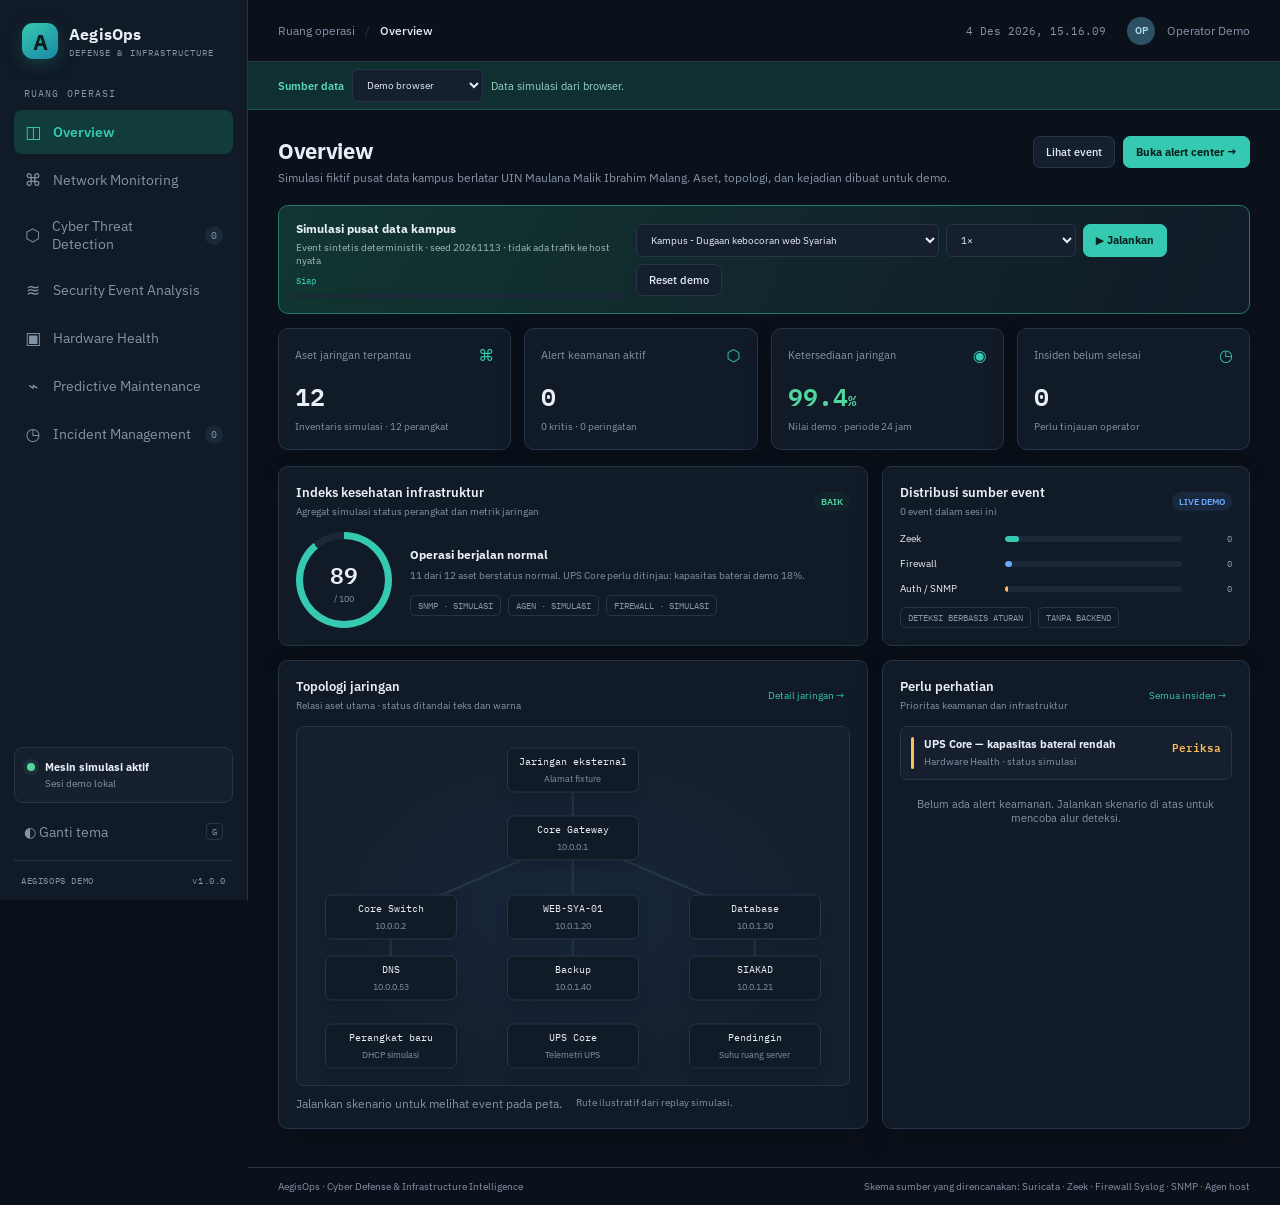
<file: dashboard/index.html>
<!doctype html>
<html lang="id">
<head>
  <meta charset="utf-8">
  <meta name="viewport" content="width=device-width, initial-scale=1">
  <meta name="theme-color" content="#0b111b">
  <meta name="description" content="Dashboard simulasi pertahanan siber dan kesehatan infrastruktur AegisOps.">
  <title>AegisOps — Cyber Defense Dashboard</title>
  <link rel="preconnect" href="https://fonts.googleapis.com">
  <link rel="preconnect" href="https://fonts.gstatic.com" crossorigin>
  <link href="https://fonts.googleapis.com/css2?family=IBM+Plex+Mono:wght@400;500;600&family=IBM+Plex+Sans:wght@400;500;600;700&display=swap" rel="stylesheet">
  <link rel="stylesheet" href="styles.css">
</head>
<body>
  <div class="app-shell">
    <aside class="sidebar" id="sidebar">
      <a class="brand" href="#overview" aria-label="AegisOps beranda">
        <span class="brand-mark" aria-hidden="true">A</span><span><strong>AegisOps</strong><small>DEFENSE & INFRASTRUCTURE</small></span>
      </a>
      <div class="workspace-label">RUANG OPERASI</div>
      <nav class="nav-list" aria-label="Navigasi utama">
        <button class="nav-item active" data-view="overview"><span class="nav-icon">◫</span>Overview</button>
        <button class="nav-item" data-view="network"><span class="nav-icon">⌘</span>Network Monitoring</button>
        <button class="nav-item" data-view="threats"><span class="nav-icon">⬡</span>Cyber Threat Detection<span class="nav-count" id="nav-alert-count">0</span></button>
        <button class="nav-item" data-view="events"><span class="nav-icon">≋</span>Security Event Analysis</button>
        <button class="nav-item" data-view="hardware"><span class="nav-icon">▣</span>Hardware Health</button>
        <button class="nav-item" data-view="predictive"><span class="nav-icon">⌁</span>Predictive Maintenance</button>
        <button class="nav-item" data-view="incidents"><span class="nav-icon">◷</span>Incident Management<span class="nav-count" id="nav-incident-count">0</span></button>
      </nav>
      <div class="sidebar-bottom">
        <div class="system-card"><span class="live-dot"></span><div><strong>Mesin simulasi aktif</strong><small>Semua sistem demo berjalan</small></div></div>
        <button class="theme-toggle" id="theme-toggle"><span>◐</span> Ganti tema <kbd>G</kbd></button>
        <div class="sidebar-footer">AEGISOPS DEMO <span>v1.0.0</span></div>
      </div>
    </aside>
    <main class="main-area">
      <header class="topbar">
        <button class="mobile-menu" id="mobile-menu" aria-label="Buka navigasi">☰</button>
        <div class="breadcrumb"><span>Ruang operasi</span><b>/</b><strong id="page-title">Overview</strong></div>
        <div class="topbar-right"><span class="clock" id="clock"></span><span class="avatar">OP</span><span class="operator-name">Operator Demo</span></div>
      </header>
      <div class="simulation-banner"><label for="data-mode"><strong>Sumber data</strong></label>
        <select id="data-mode" class="field">
          <option value="demo">Demo browser</option>
          <option value="simulation">Simulasi tersimpan</option>
          <option value="observed">Observasi lab</option>
        </select>
        <span id="data-mode-note" aria-live="polite">Data simulasi dari browser.</span>
      </div>
      <div id="app" class="page-content" tabindex="-1"></div>
      <footer class="page-footer"><span>AegisOps · Cyber Defense & Infrastructure Intelligence</span><span>Skema sumber yang direncanakan: Suricata · Zeek · Firewall Syslog · SNMP · Agen host</span></footer>
    </main>
  </div>
  <div id="modal-root"></div>
  <div id="toast-root" class="toast-root" aria-live="polite"></div>
  <script type="module" src="src/main.js"></script>
</body>
</html>
</file>
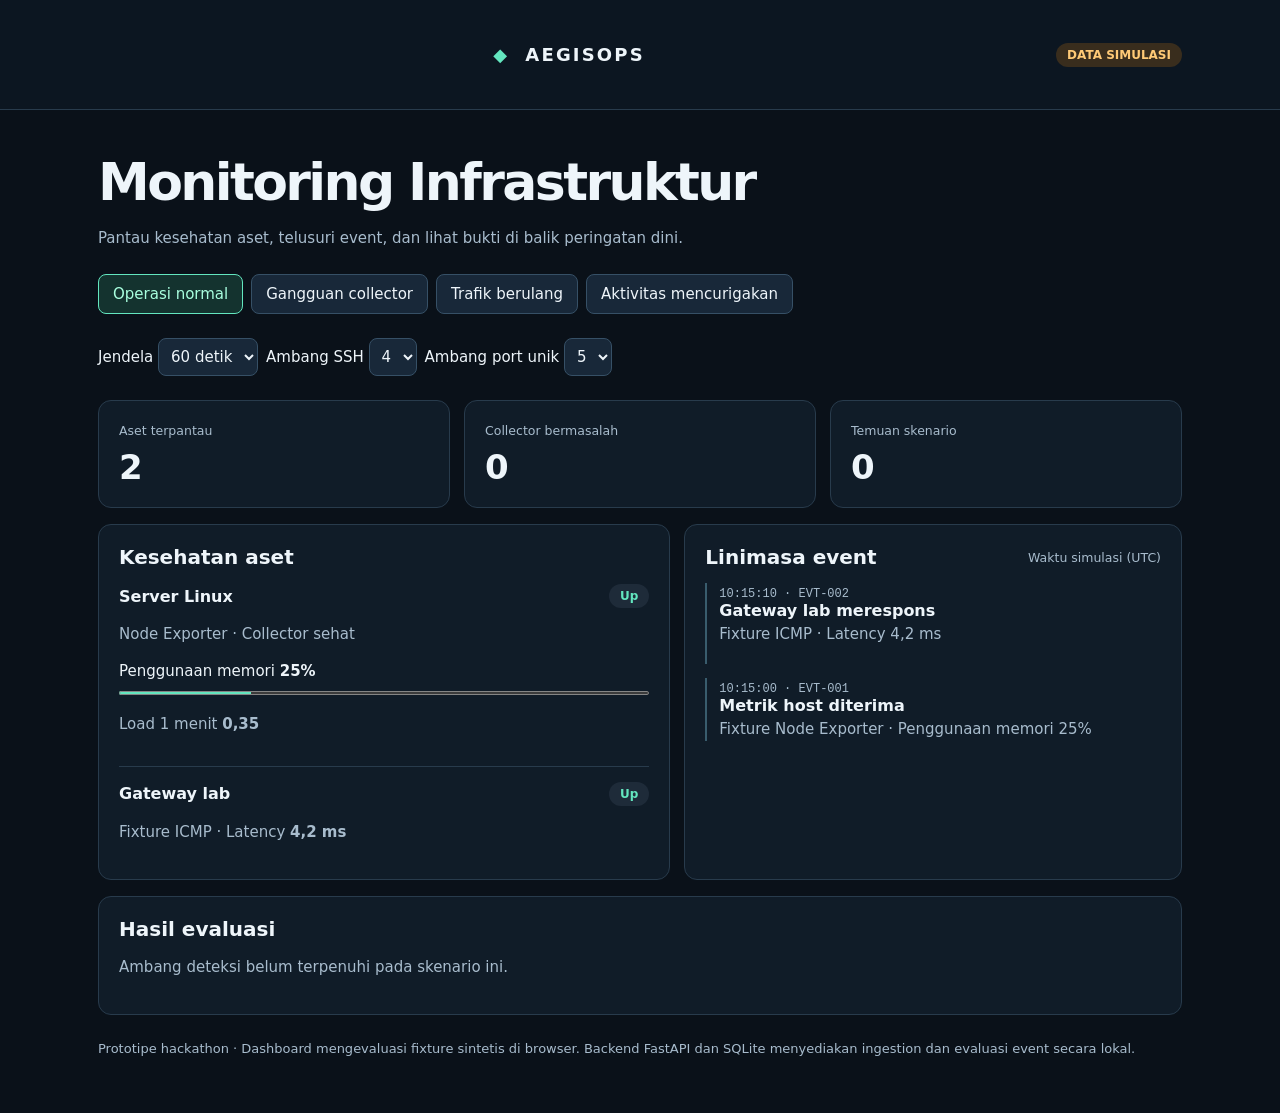
<file: prototype/dist/index.html>
<!doctype html>
<html lang="id">
<head>
<meta charset="utf-8">
<meta name="viewport" content="width=device-width,initial-scale=1">
<title>AEGISOPS · Prototipe Hackathon</title>
<style>
:root{color-scheme:dark;--bg:#0a1119;--panel:#101c28;--line:#283b4c;--text:#eef5fa;--sub:#a8bccd;--green:#63e6bf;--amber:#ffca76}
*{box-sizing:border-box}body{margin:0;background:var(--bg);color:var(--text);font:15px 'Inter',system-ui,sans-serif}header{border-bottom:1px solid var(--line);background:#0c1621}header div,main{max-width:1180px;margin:auto;padding:22px clamp(18px,4vw,48px)}header div,.row{display:flex;justify-content:space-between;align-items:center;gap:16px;flex-wrap:wrap}.brand{font-size:18px;font-weight:850;letter-spacing:.12em}.brand span{color:var(--green)}.badge,.pill{border-radius:30px;padding:5px 11px;background:#1e2b39;font-size:12px;font-weight:700}.badge{color:var(--amber);background:#392d1d}main{padding-top:42px;padding-bottom:54px}h1{font-size:clamp(32px,6vw,52px);letter-spacing:-.05em;margin:0}h2{font-size:20px;margin:0}h3{margin:0;font-size:16px}p{color:var(--sub);line-height:1.55}select{font:inherit;color:var(--text);background:#182839;border:1px solid #365066;border-radius:8px;padding:8px}button{font:inherit;color:var(--text);background:#182839;border:1px solid #365066;border-radius:8px;padding:10px 14px;cursor:pointer}button:hover{background:#253b4d}button:focus-visible,summary:focus-visible{outline:2px solid var(--green);outline-offset:3px}button[aria-pressed=true]{border-color:var(--green);background:#14332f;color:#a9ffdf}.controls{display:flex;flex-wrap:wrap;gap:8px;margin:24px 0}.stats,.workspace{display:grid;gap:14px;margin-bottom:16px}.stats{grid-template-columns:repeat(3,1fr)}.workspace{grid-template-columns:1.15fr 1fr}.card{background:var(--panel);border:1px solid var(--line);border-radius:13px;padding:20px;min-width:0}.stat strong{display:block;font-size:34px;margin-top:8px}.muted,small{color:var(--sub)}.up{color:var(--green)}.warn{color:var(--amber)}.asset{padding:15px 0;border-bottom:1px solid var(--line)}.asset:last-child{border-bottom:0;padding-bottom:0}.meter{width:100%;height:8px;accent-color:var(--green);margin-top:8px}.event{border-left:2px solid #395c6d;padding:0 0 14px 12px;margin:14px 0 0}.event:last-child{padding-bottom:0}.event time{font:12px monospace;color:var(--sub)}.event p{margin:3px 0}.notice{margin-top:16px}.notice p{margin-bottom:0}summary{cursor:pointer;color:var(--green)}footer{color:var(--sub);margin-top:24px;font-size:13px;line-height:1.5}@media(max-width:700px){.workspace{grid-template-columns:1fr}.card{padding:14px}.stats{gap:8px}.stat strong{font-size:26px}}
</style>
</head>
<body>
<header><div><div class="brand"><span>◆</span> AEGISOPS</div><span class="badge">DATA SIMULASI</span></div></header>
<main>
<h1>Monitoring Infrastruktur</h1>
<p>Pantau kesehatan aset, telusuri event, dan lihat bukti di balik peringatan dini.</p>
<div class="controls" role="group" aria-label="Skenario demo">
<button data-case="normal" aria-pressed="true">Operasi normal</button>
<button data-case="collector" aria-pressed="false">Gangguan collector</button>
<button data-case="noise" aria-pressed="false">Trafik berulang</button>
<button data-case="security" aria-pressed="false">Aktivitas mencurigakan</button>
</div>
<div class="controls" aria-label="Konfigurasi deteksi">
<label>Jendela <select id="window"><option value="15">15 detik</option><option value="30">30 detik</option><option value="60" selected>60 detik</option></select></label>
<label>Ambang SSH <select id="ssh"><option>3</option><option selected>4</option><option>5</option></select></label>
<label>Ambang port unik <select id="ports"><option>4</option><option selected>5</option><option>6</option></select></label>
</div>
<section class="stats" aria-label="Ringkasan" aria-live="polite">
<div class="card stat"><small>Aset terpantau</small><strong id="asset-count">2</strong></div>
<div class="card stat"><small>Collector bermasalah</small><strong id="collector-count">0</strong></div>
<div class="card stat"><small>Temuan skenario</small><strong id="alert-count">0</strong></div>
</section>
<div class="workspace">
<section class="card" aria-labelledby="health-title"><h2 id="health-title">Kesehatan aset</h2>
<div class="asset">
<div class="row"><h3>Server Linux</h3><span id="host-state" class="pill up">Up</span></div>
<p id="host-detail">Node Exporter · Collector sehat</p>
<div id="host-metrics"><label for="memory">Penggunaan memori <strong>25%</strong></label><progress class="meter" id="memory" max="100" value="25">25%</progress><p>Load 1 menit <strong>0,35</strong></p></div>
</div>
<div class="asset"><div class="row"><h3>Gateway lab</h3><span class="pill up">Up</span></div><p>Fixture ICMP · Latency <strong>4,2 ms</strong></p></div>
</section>
<section class="card" aria-labelledby="events-title"><div class="row"><h2 id="events-title">Linimasa event</h2><small>Waktu simulasi (UTC)</small></div><div id="events" aria-live="polite"></div></section>
</div>
<section class="card" aria-labelledby="alert-title">
<h2 id="alert-title">Hasil evaluasi</h2>
<div id="alert" aria-live="polite"></div>
</section>
<footer>Prototipe hackathon · Dashboard mengevaluasi fixture sintetis di browser. Backend FastAPI dan SQLite menyediakan ingestion dan evaluasi event secara lokal.</footer>
</main>
<script>
const baseline = [
  {second: 10, id: 'EVT-002', title: 'Gateway lab merespons', source: 'Fixture ICMP · Latency 4,2 ms'},
  {second: 0, id: 'EVT-001', title: 'Metrik host diterima', source: 'Fixture Node Exporter · Penggunaan memori 25%'},
];
const failure = {second: 30, id: 'EVT-003', title: 'Pengambilan metrik gagal', source: 'Fixture Node Exporter · Timeout'};
const sourceIp = '198.51.100.25';
const connection = (index, port) => ({
  second: 12 + index * 6, id: 'NET-' + (index + 1), type: 'tcp', port,
  title: 'Koneksi TCP ke port ' + port, source: 'Fixture jaringan · ' + sourceIp + ' → Server Linux',
});
const sshFailures = Array.from({length: 4}, (_, index) => ({
  second: 17 + index * 7, id: 'AUTH-' + (index + 1), type: 'ssh',
  title: 'Autentikasi SSH gagal', source: 'Fixture autentikasi · ' + sourceIp + ' → Server Linux',
}));
const scenarios = {
  normal: [],
  collector: [failure],
  noise: Array.from({length: 5}, (_, index) => connection(index, 443)),
  security: [22, 80, 443, 8080, 8443].map((port, index) => connection(index, port)).concat(sshFailures),
};
const byId = id => document.getElementById(id);
let activeCase = 'normal';
function element(tag, text) {
  const item = document.createElement(tag);
  item.textContent = text;
  return item;
}
function detect(events, type, threshold, seconds) {
  const samples = events.filter(event => event.type === type).sort((a, b) => a.second - b.second);
  for (const sample of samples) {
    const window = samples.filter(event => event.second <= sample.second && sample.second - event.second <= seconds);
    const count = type === 'ssh' ? window.length : new Set(window.map(event => event.port)).size;
    if (count >= threshold) return {count, window};
  }
  return null;
}
function render(name) {
  activeCase = name;
  const failed = name === 'collector';
  const seconds = Number(byId('window').value);
  const events = [...scenarios[name], ...baseline];
  const rules = [
    ['ssh', 'DET-001', 'Kegagalan SSH berulang', 'kegagalan', 'Periksa log autentikasi host dan sumber koneksi.'],
    ['tcp', 'DET-002', 'Indikasi koneksi ke banyak port', 'port unik', 'Periksa apakah pola berasal dari pemantauan atau layanan yang dikenal.'],
  ];
  const findings = [];
  for (const [type, id, title, unit, action] of rules) {
    const threshold = Number(byId(type === 'ssh' ? 'ssh' : 'ports').value);
    const result = detect(events, type, threshold, seconds);
    if (result) {
      const evidence = result.window.map(event => event.id).join(', ');
      findings.push([id + ' · ' + title, result.count + ' ' + unit + ' dalam jendela ' + seconds + ' detik (ambang ' + threshold + '). Bukti: ' + evidence + '.', action]);
    }
  }
  if (failed) findings.push(['Gangguan collector', 'EVT-003 · Timeout saat mengambil metrik. Kondisi server belum dapat dipastikan.', 'Periksa proses Node Exporter dan endpoint metrik.']);
  document.querySelectorAll('[data-case]').forEach(button => {
    button.setAttribute('aria-pressed', String(button.dataset.case === name));
  });
  byId('collector-count').textContent = failed ? '1' : '0';
  byId('alert-count').textContent = String(findings.length);
  byId('host-state').textContent = failed ? 'Unknown' : 'Up';
  byId('host-state').className = failed ? 'pill warn' : 'pill up';
  byId('host-detail').textContent = failed ? 'Node Exporter · Collector error' : 'Node Exporter · Collector sehat';
  byId('host-metrics').hidden = failed;
  byId('events').replaceChildren(...events.sort((a, b) => b.second - a.second).map(event => {
    const item = document.createElement('article');
    item.className = 'event';
    item.append(element('time', '10:15:' + String(event.second).padStart(2, '0') + ' · ' + event.id),
                element('h3', event.title), element('p', event.source));
    return item;
  }));
  byId('alert').replaceChildren(...(findings.length ? findings.map(([title, evidence, action]) => {
    const detail = document.createElement('details');
    detail.className = 'notice';
    detail.append(element('summary', title), element('p', evidence), element('p', action));
    return detail;
  }) : [element('p', 'Ambang deteksi belum terpenuhi pada skenario ini.')]));
}
document.querySelectorAll('[data-case]').forEach(button => {
  button.addEventListener('click', () => render(button.dataset.case));
});
for (const id of ['window', 'ssh', 'ports']) byId(id).addEventListener('change', () => render(activeCase));
render('normal');
</script>
</body>
</html>
</file>
<file: dashboard/styles.css>
:root{font-family:'IBM Plex Sans',system-ui,sans-serif;color-scheme:dark;--bg:#0b111b;--panel:#111a27;--panel2:#151f2e;--panel3:#1b2838;--line:#263548;--muted:#8493a8;--text:#e9eff7;--accent:#36c9b1;--accent-soft:#123b3b;--blue:#69a8ff;--warn:#ffbd59;--crit:#ff6676;--ok:#52d6a0;--shadow:0 12px 28px #0003}
:root[data-theme="light"]{color-scheme:light;--bg:#f2f5f8;--panel:#fff;--panel2:#f7f9fb;--panel3:#eef3f7;--line:#dce4ec;--muted:#68798d;--text:#172436;--accent:#078d7c;--accent-soft:#e1f4ef;--blue:#3479c7;--warn:#a96400;--crit:#c53349;--ok:#168558;--shadow:0 12px 28px #1e304010}
*{box-sizing:border-box}body{margin:0;background:var(--bg);color:var(--text);font-size:14px}button,input,select,textarea{font:inherit}button{color:inherit}.app-shell{min-height:100vh}.sidebar{width:248px;position:fixed;inset:0 auto 0 0;background:var(--panel);border-right:1px solid var(--line);display:flex;flex-direction:column;padding:23px 14px 14px;z-index:10}.brand{display:flex;align-items:center;gap:11px;padding:0 8px 28px;text-decoration:none;color:var(--text)}.brand-mark{height:36px;width:36px;border-radius:11px;background:linear-gradient(145deg,#36c9b1,#1987a7);display:grid;place-items:center;color:#06211f;font-size:22px;font-weight:700;box-shadow:0 5px 16px #16a48d40}.brand strong{display:block;font-size:16px;letter-spacing:.2px}.brand small{display:block;color:var(--muted);font:9px 'IBM Plex Mono',monospace;letter-spacing:1.05px;margin-top:3px}.workspace-label{font:10px 'IBM Plex Mono',monospace;color:var(--muted);letter-spacing:1.1px;padding:0 10px 10px}.nav-list{display:grid;gap:4px}.nav-item{border:0;background:transparent;text-align:left;padding:11px 10px;border-radius:8px;color:var(--muted);cursor:pointer;display:flex;align-items:center;gap:11px;transition:background .16s,color .16s}.nav-item:hover{background:var(--panel2);color:var(--text)}.nav-item.active{background:var(--accent-soft);color:var(--accent);font-weight:600}.nav-icon{font-size:17px;width:18px;text-align:center}.nav-count{margin-left:auto;font:10px 'IBM Plex Mono',monospace;background:var(--panel3);padding:3px 6px;border-radius:10px;color:var(--muted)}.nav-item.active .nav-count{background:#36c9b126;color:var(--accent)}.sidebar-bottom{margin-top:auto}.system-card{display:flex;align-items:flex-start;gap:10px;padding:12px;background:var(--panel2);border:1px solid var(--line);border-radius:9px;margin-bottom:10px}.system-card strong,.system-card small{display:block}.system-card strong{font-size:11px}.system-card small{font-size:10px;color:var(--muted);margin-top:3px}.live-dot{width:8px;height:8px;border-radius:50%;background:var(--ok);margin-top:3px;box-shadow:0 0 0 4px #52d6a018}.theme-toggle{width:100%;padding:10px;background:transparent;border:0;text-align:left;color:var(--muted);cursor:pointer}.theme-toggle kbd{float:right}.sidebar-footer{border-top:1px solid var(--line);padding:14px 7px 0;margin-top:9px;font:9px 'IBM Plex Mono',monospace;color:var(--muted);letter-spacing:.6px}.sidebar-footer span{float:right}.main-area{margin-left:248px;min-height:100vh;display:flex;flex-direction:column}.topbar{height:62px;border-bottom:1px solid var(--line);display:flex;align-items:center;justify-content:space-between;padding:0 30px;background:var(--bg)}.breadcrumb{display:flex;gap:10px;align-items:center;color:var(--muted);font-size:12px}.breadcrumb b{font-weight:400;color:var(--line)}.breadcrumb strong{color:var(--text);font-weight:500}.topbar-right{display:flex;align-items:center;gap:12px;color:var(--muted);font-size:12px}.clock{font:11px 'IBM Plex Mono',monospace;margin-right:9px}.avatar{height:28px;width:28px;border-radius:50%;display:grid;place-items:center;background:#2d5062;color:#a9ddf4;font-size:10px;font-weight:600}.mobile-menu{display:none}.simulation-banner{min-height:37px;background:#102f31;border-bottom:1px solid #18504b;display:flex;align-items:center;gap:8px;padding:7px 30px;color:#95d5c8;font-size:11px}.simulation-banner strong{color:#59d9bd;font-weight:600}.banner-icon{font-size:14px}.page-content{padding:26px 30px 24px;flex:1;max-width:1600px;width:100%;margin:0 auto}.page-footer{padding:12px 30px;border-top:1px solid var(--line);font-size:10px;color:var(--muted);display:flex;justify-content:space-between;gap:12px}.page-heading{display:flex;justify-content:space-between;align-items:flex-start;margin-bottom:20px;gap:14px}.page-heading h1{font-size:22px;margin:0 0 5px;letter-spacing:-.35px}.page-heading p{margin:0;color:var(--muted);font-size:12px}.actions{display:flex;gap:8px;align-items:center;flex-wrap:wrap}.btn{border:1px solid var(--line);background:var(--panel2);padding:8px 12px;border-radius:7px;font-size:11px;font-weight:500;cursor:pointer;transition:.16s}.btn:hover{border-color:var(--muted);transform:translateY(-1px)}.btn.primary{background:var(--accent);color:#09211e;border-color:var(--accent);font-weight:700}.btn.danger{color:var(--crit);border-color:#ff66764a}.btn.subtle{background:transparent}.btn.small{padding:5px 8px;font-size:10px}.btn:disabled{opacity:.5;cursor:not-allowed;transform:none}.kpi-grid{display:grid;grid-template-columns:repeat(4,minmax(0,1fr));gap:13px;margin-bottom:16px}.kpi-card,.panel{background:var(--panel);border:1px solid var(--line);border-radius:10px;box-shadow:var(--shadow)}.kpi-card{padding:16px;min-height:106px}.kpi-top{display:flex;justify-content:space-between;align-items:center;color:var(--muted);font-size:11px}.kpi-symbol{color:var(--accent);font-size:16px}.kpi-value{font:600 25px 'IBM Plex Mono',monospace;margin-top:12px}.kpi-foot{color:var(--muted);font-size:10px;margin-top:5px}.text-ok{color:var(--ok)!important}.text-warn{color:var(--warn)!important}.text-crit{color:var(--crit)!important}.text-accent{color:var(--accent)!important}.dashboard-grid{display:grid;grid-template-columns:minmax(0,1.6fr) minmax(285px,1fr);gap:14px;margin-bottom:14px}.panel{padding:17px}.panel-head{display:flex;align-items:center;justify-content:space-between;gap:12px;margin-bottom:14px}.panel-title{font-size:13px;font-weight:600}.panel-subtitle{font-size:10px;color:var(--muted);margin-top:4px}.panel-link{color:var(--accent);font-size:10px;cursor:pointer;background:none;border:0}.health-score{display:flex;align-items:center;gap:18px}.health-ring{height:96px;width:96px;position:relative;flex:none;border-radius:50%;display:grid;place-items:center;background:conic-gradient(var(--accent) 0 89%,var(--panel3) 89% 100%)}.health-ring:before{content:"";position:absolute;inset:7px;border-radius:50%;background:var(--panel)}.health-ring div{z-index:1;text-align:center;font:600 23px 'IBM Plex Mono',monospace}.health-ring small{display:block;font:9px 'IBM Plex Sans',sans-serif;color:var(--muted)}.health-copy strong{font-size:12px}.health-copy p{margin:5px 0 0;font-size:10px;color:var(--muted);line-height:1.5}.source-row{display:flex;gap:7px;margin-top:12px;flex-wrap:wrap}.source-chip{font:9px 'IBM Plex Mono',monospace;color:var(--muted);border:1px solid var(--line);padding:4px 7px;border-radius:5px}.topology{height:165px;position:relative;overflow:hidden;border:1px solid var(--line);border-radius:8px;background:radial-gradient(ellipse at center,#18263a 0,var(--panel2) 70%)}:root[data-theme="light"] .topology{background:radial-gradient(ellipse at center,#e8f1f6 0,var(--panel2) 70%)}.topology svg{width:100%;height:100%;position:absolute;inset:0}.topo-node{position:absolute;transform:translate(-50%,-50%);min-width:95px;padding:7px 9px;border:1px solid var(--line);border-radius:7px;background:var(--panel);text-align:center;box-shadow:0 5px 12px #0002}.topo-node strong{display:block;font:10px 'IBM Plex Mono',monospace}.topo-node small{font-size:9px;color:var(--muted)}.topo-node .node-dot{display:inline-block;width:6px;height:6px;background:var(--ok);border-radius:50%;margin-right:4px}.topo-node.warn .node-dot{background:var(--warn)}.topo-node.crit .node-dot{background:var(--crit)}.queue-list,.alert-list,.asset-list,.event-list{display:grid;gap:8px}.queue-item,.alert-item{display:flex;gap:10px;align-items:flex-start;padding:10px;border:1px solid var(--line);border-radius:7px;background:var(--panel2);cursor:pointer}.queue-item:hover,.alert-item:hover{border-color:var(--muted)}.severity-stripe{width:3px;align-self:stretch;border-radius:4px;background:var(--warn);flex:none}.severity-stripe.crit{background:var(--crit)}.severity-stripe.ok{background:var(--ok)}.queue-copy,.alert-copy{flex:1;min-width:0}.queue-copy strong,.alert-copy strong{font-size:11px;display:block}.queue-copy small,.alert-copy small{font-size:10px;color:var(--muted);display:block;margin-top:4px;line-height:1.4}.score{font:600 11px 'IBM Plex Mono',monospace;color:var(--warn)}.score.crit{color:var(--crit)}.empty-state{color:var(--muted);text-align:center;padding:25px 10px;font-size:11px}.table-wrap{overflow-x:auto;border:1px solid var(--line);border-radius:8px}table{border-collapse:collapse;width:100%;min-width:650px}th{text-align:left;font:9px 'IBM Plex Mono',monospace;color:var(--muted);letter-spacing:.55px;background:var(--panel2);padding:10px 12px;white-space:nowrap}td{padding:10px 12px;border-top:1px solid var(--line);font-size:10px;white-space:nowrap}tr[data-clickable="true"]{cursor:pointer}tr[data-clickable="true"]:hover td{background:var(--panel2)}.mono{font-family:'IBM Plex Mono',monospace}.badge{display:inline-flex;align-items:center;gap:5px;padding:4px 7px;border-radius:20px;font-size:9px;font-weight:600;background:var(--panel3);color:var(--muted);white-space:nowrap}.badge.ok{color:var(--ok);background:#16855818}.badge.warn{color:var(--warn);background:#ffbd591a}.badge.crit{color:var(--crit);background:#ff66761a}.badge.info{color:var(--blue);background:#69a8ff1a}.toolbar{display:flex;align-items:center;gap:8px;flex-wrap:wrap;margin-bottom:12px}.field{background:var(--panel2);border:1px solid var(--line);border-radius:6px;color:var(--text);padding:8px 10px;font-size:10px;min-width:130px}.field:focus,textarea:focus{outline:2px solid #36c9b155;border-color:var(--accent)}.field.search{min-width:205px}.detail-grid{display:grid;grid-template-columns:minmax(0,1.4fr) minmax(260px,.8fr);gap:14px}.detail-card{padding:13px;border:1px solid var(--line);border-radius:7px;background:var(--panel2);margin-bottom:9px}.detail-card h3{font-size:11px;margin:0 0 8px}.detail-card p{font-size:10px;color:var(--muted);line-height:1.55;margin:5px 0}.detail-pairs{display:grid;grid-template-columns:repeat(2,minmax(0,1fr));gap:10px}.detail-pairs small{display:block;color:var(--muted);font-size:9px;margin-bottom:3px}.detail-pairs strong{font-size:10px}.evidence-list{display:grid;gap:5px}.evidence-row{font:9px 'IBM Plex Mono',monospace;padding:8px;background:var(--panel);border:1px solid var(--line);border-radius:5px;display:flex;justify-content:space-between;gap:10px;cursor:pointer}.evidence-row:hover{border-color:var(--accent)}.incident-layout{display:grid;grid-template-columns:280px minmax(0,1fr);gap:14px}.incident-select{width:100%;text-align:left}.incident-select.selected{border-color:var(--accent);background:var(--accent-soft)}.incident-select strong,.incident-select small{display:block}.incident-select strong{font-size:10px}.incident-select small{font-size:9px;color:var(--muted);margin-top:4px}.timeline{border-left:1px solid var(--line);margin:10px 0 10px 5px;padding-left:16px;display:grid;gap:14px}.timeline-item{position:relative}.timeline-item:before{content:"";position:absolute;left:-20px;top:3px;width:7px;height:7px;background:var(--accent);border:2px solid var(--panel);border-radius:50%}.timeline-item strong{font-size:10px}.timeline-item small{display:block;color:var(--muted);font-size:9px;margin-top:3px}.timeline-item p{font-size:10px;margin:5px 0 0;line-height:1.5}.field-label{display:block;font-size:10px;color:var(--muted);margin-bottom:5px}.input-row{display:flex;gap:7px;margin:8px 0}.input-row .field{flex:1}.textarea{width:100%;min-height:75px;resize:vertical;background:var(--panel2);border:1px solid var(--line);border-radius:6px;color:var(--text);padding:9px;font-size:10px}.scenario-box{border:1px solid #23786c;background:linear-gradient(115deg,#113631,var(--panel));border-radius:10px;padding:15px 17px;display:flex;align-items:center;justify-content:space-between;gap:14px;margin-bottom:14px}.scenario-box h3{margin:0 0 5px;font-size:12px}.scenario-box p{margin:0;font-size:10px;color:#9fb9b8}.scenario-actions{display:flex;gap:7px;flex-wrap:wrap}.scenario-state{font:9px 'IBM Plex Mono',monospace;color:var(--accent);margin-top:8px}.progress{height:4px;background:var(--panel3);border-radius:5px;overflow:hidden;margin-top:8px}.progress span{display:block;height:100%;width:0;background:var(--accent);transition:width .3s}.metric-bars{display:grid;gap:12px}.metric-row{display:grid;grid-template-columns:95px 1fr 40px;align-items:center;gap:10px;font-size:10px}.metric-track{height:6px;background:var(--panel3);border-radius:5px;overflow:hidden}.metric-track span{display:block;height:100%;background:var(--accent);border-radius:5px}.metric-row:nth-child(2) .metric-track span{background:var(--blue)}.metric-row:nth-child(3) .metric-track span{background:var(--warn)}.metric-row small{color:var(--muted);text-align:right;font:9px 'IBM Plex Mono',monospace}.sparkline{width:100%;height:76px;display:block}.asset-row{display:grid;grid-template-columns:1.3fr .9fr .7fr .5fr;align-items:center;padding:10px;border-bottom:1px solid var(--line);font-size:10px;gap:8px}.asset-row:last-child{border-bottom:0}.asset-row.header{font:9px 'IBM Plex Mono',monospace;color:var(--muted);padding-top:0}.asset-name strong,.asset-name small{display:block}.asset-name small{font-size:9px;color:var(--muted);margin-top:3px}.risk-formula{background:var(--panel2);border:1px dashed var(--line);border-radius:7px;padding:11px;font:9px 'IBM Plex Mono',monospace;color:var(--muted);line-height:1.6}.modal-backdrop{position:fixed;inset:0;background:#03070dbb;display:grid;place-items:center;padding:16px;z-index:30}.modal{width:min(520px,100%);max-height:90vh;overflow:auto;background:var(--panel);border:1px solid var(--line);border-radius:11px;box-shadow:0 20px 65px #0007;padding:20px}.modal-head{display:flex;justify-content:space-between;gap:12px;align-items:flex-start;margin-bottom:14px}.modal h2{font-size:16px;margin:0}.modal p{font-size:11px;color:var(--muted);line-height:1.6}.modal-close{background:transparent;border:0;color:var(--muted);font-size:18px;cursor:pointer}.modal-actions{display:flex;justify-content:flex-end;gap:8px;margin-top:15px}.toast-root{position:fixed;right:20px;bottom:20px;display:grid;gap:8px;z-index:40}.toast{background:var(--panel);border:1px solid var(--line);box-shadow:var(--shadow);padding:11px 14px;border-radius:8px;font-size:11px;animation:toast-in .2s ease}.toast.success{border-left:3px solid var(--ok)}.toast.warn{border-left:3px solid var(--warn)}@keyframes toast-in{from{opacity:0;transform:translateY(6px)}to{opacity:1;transform:none}}:focus-visible{outline:2px solid var(--accent);outline-offset:2px}kbd{font:9px 'IBM Plex Mono',monospace;border:1px solid var(--line);padding:2px 5px;border-radius:4px;color:var(--muted)}@media(max-width:1120px){.kpi-grid{grid-template-columns:repeat(2,minmax(0,1fr))}.dashboard-grid{grid-template-columns:1fr}.incident-layout{grid-template-columns:220px minmax(0,1fr)}}@media(max-width:760px){.sidebar{transform:translateX(-100%);transition:transform .2s}.sidebar.open{transform:translateX(0);box-shadow:12px 0 28px #0006}.main-area{margin-left:0}.mobile-menu{display:block;background:transparent;border:0;color:var(--text);font-size:18px;margin-right:10px}.topbar{justify-content:flex-start;padding:0 14px}.topbar-right{margin-left:auto;gap:7px}.operator-name{display:none}.clock{font-size:9px}.simulation-banner{padding:7px 14px;align-items:flex-start}.page-content{padding:19px 14px}.page-heading{flex-direction:column}.page-heading h1{font-size:20px}.page-footer{padding:10px 14px;flex-direction:column}.detail-grid,.incident-layout{grid-template-columns:1fr}.incident-list{display:flex;overflow-x:auto}.incident-select{min-width:190px}.scenario-box{align-items:flex-start;flex-direction:column}.topology{height:150px}}@media(max-width:440px){body{font-size:13px}.kpi-grid{gap:8px}.kpi-card{padding:12px;min-height:92px}.kpi-value{font-size:21px}.kpi-top{font-size:10px}.panel{padding:13px}.topbar{height:54px}.simulation-banner{font-size:10px}.source-chip{font-size:8px}.health-ring{height:82px;width:82px}.health-ring div{font-size:20px}.metric-row{grid-template-columns:76px 1fr 34px}.detail-pairs{gap:8px}}
@media(prefers-reduced-motion:reduce){*,*::before,*::after{scroll-behavior:auto!important;animation-duration:.01ms!important;animation-iteration-count:1!important;transition-duration:.01ms!important}}

/* Backend data views */
.nav-item[hidden]{display:none}
.backend-panel{margin-bottom:14px;min-width:0}
.backend-panel h2{margin:0 0 12px}
.backend-panel summary{cursor:pointer}
.backend-panel .evidence-row,.backend-json{overflow-wrap:anywhere;white-space:pre-wrap}
.backend-json{font-size:12px}
.simulation-banner{flex-wrap:wrap}

.replay-topology{height:280px}
.replay-topology .topo-node{min-width:0;width:min(132px,30%);padding:6px 3px}
.replay-topology .topo-endpoint{border-color:var(--accent)}
.topo-links,.topo-active{fill:none;stroke:var(--line);stroke-width:2;vector-effect:non-scaling-stroke}
.topo-flow{color:var(--accent)}
.topo-flow.warning{color:var(--warn)}
.topo-active{stroke:currentColor;stroke-width:3}
.topo-packet{fill:currentColor}
.topo-caption{display:flex;flex-wrap:wrap;gap:8px 14px;margin-top:10px;font-size:12px;color:var(--muted)}
.topo-caption strong{color:var(--text)}
@media(prefers-reduced-motion:reduce){.topo-packet{display:none}}
.replay-topology{height:360px}
.topo-endpoint.topo-warning{border-color:var(--warn)}
.topo-pulse{animation:topo-pulse 1.2s ease-out 3}
@keyframes topo-pulse{0%,100%{outline:0 solid transparent}45%{outline:5px solid var(--accent)}}
@media(prefers-reduced-motion:reduce){.topo-pulse{animation:none}}
.topo-pulse{--pulse-color:var(--accent)}
.topo-pulse.topo-warning{--pulse-color:var(--warn)}
@keyframes topo-pulse{0%,100%{outline:0 solid transparent}45%{outline:5px solid var(--pulse-color)}}
</file>
